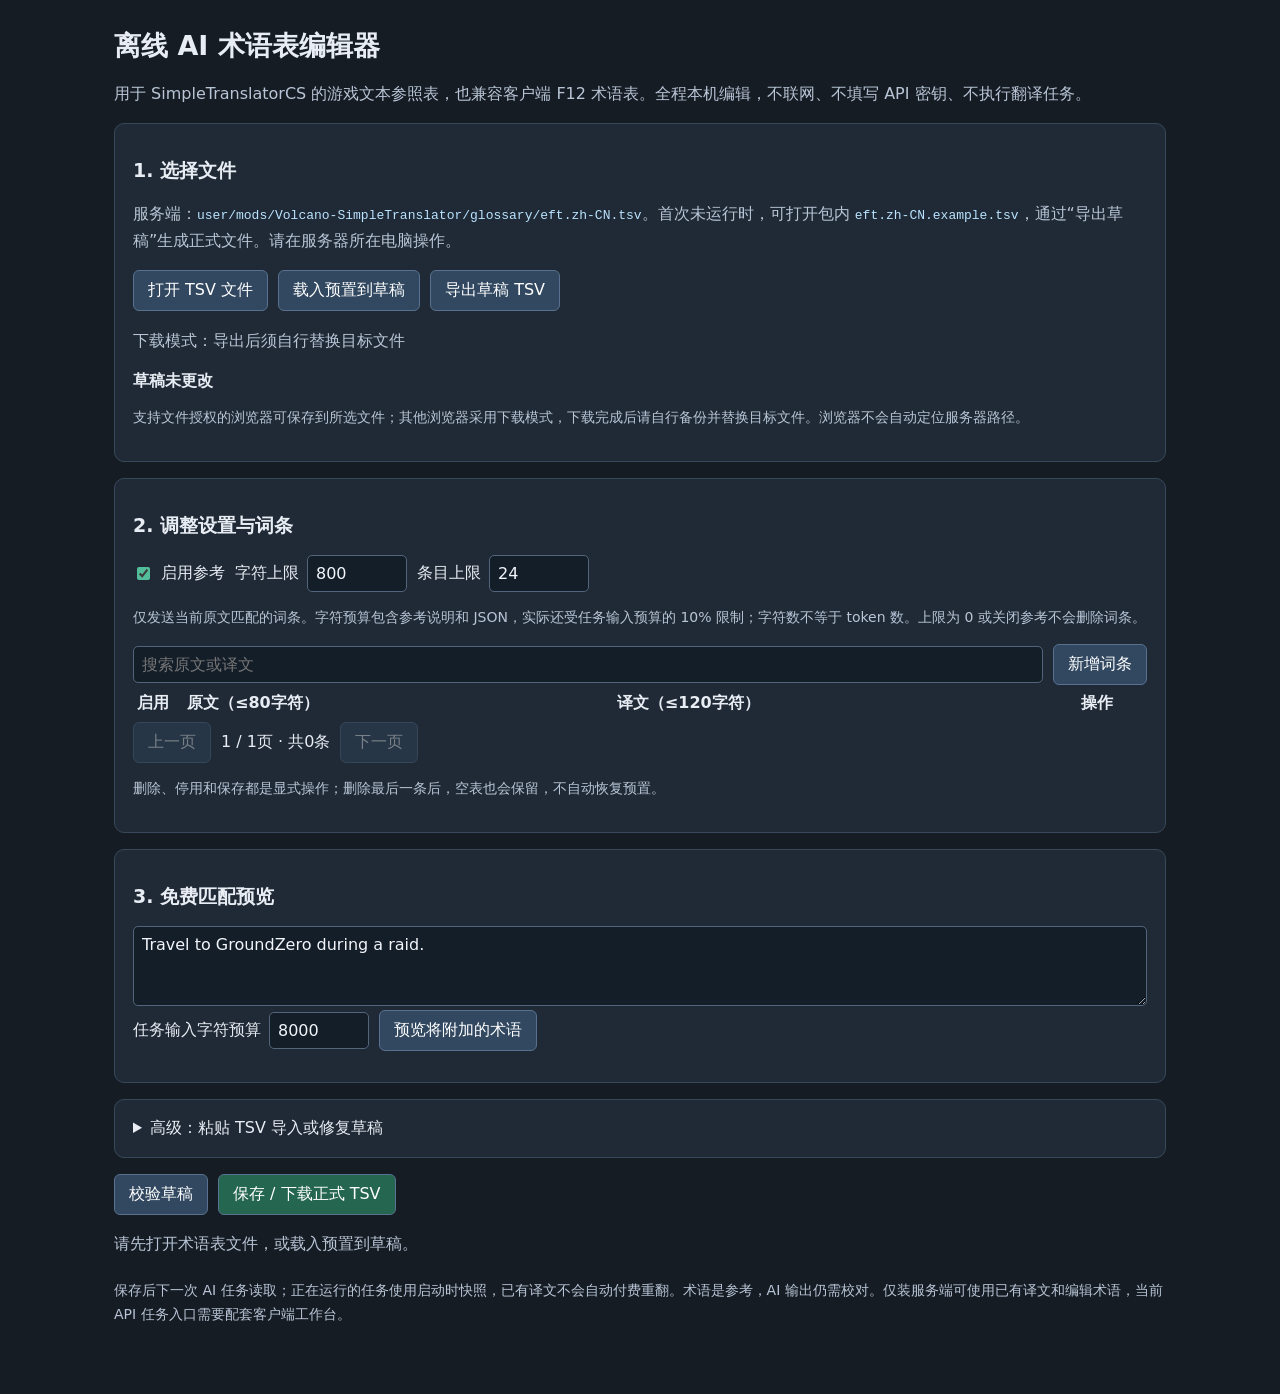
<file: tools/glossary-editor/index.html>
<!doctype html>
<html lang="zh-CN"><head><meta charset="utf-8"><meta name="viewport" content="width=device-width,initial-scale=1">
<meta http-equiv="Content-Security-Policy" content="default-src 'none'; script-src 'self'; style-src 'unsafe-inline'; connect-src 'none'; img-src 'none'; object-src 'none'; base-uri 'none'">
<title>SimpleTranslatorCS 离线术语表编辑器</title>
<style>
:root{color-scheme:dark;font-family:system-ui,"Microsoft YaHei",sans-serif;background:#161c24;color:#e8edf4}*{box-sizing:border-box}body{max-width:1100px;margin:28px auto;padding:0 24px}h1{font-size:27px;margin-bottom:10px}h2{font-size:19px}p{line-height:1.7;color:#b8c5d6}section{background:#202a36;border:1px solid #37485b;border-radius:10px;padding:18px;margin:16px 0}.bar{display:flex;gap:10px;flex-wrap:wrap;align-items:center}button{font:inherit;border:1px solid #57718e;border-radius:6px;background:#314860;color:#fff;padding:9px 14px;cursor:pointer}button:hover{background:#3d5c7b}button:disabled{opacity:.4;cursor:default}.primary{background:#246650}input,textarea{font:inherit;background:#141e29;color:#f2f5fa;border:1px solid #52657b;border-radius:5px;padding:8px}input[type=number]{width:100px}input[type=checkbox]{accent-color:#53bd9b}textarea{width:100%;min-height:80px;resize:vertical}table{width:100%;border-collapse:collapse}td,th{padding:8px 4px;text-align:left}td input:not([type=checkbox]){width:100%}th:first-child{width:50px}th:last-child{width:70px}.muted{font-size:14px;color:#b8c5d6}.success{color:#7ce0b9}.error{color:#ffb1a9}#status{min-height:32px;white-space:pre-wrap;line-height:1.6}#preview-result{white-space:pre-wrap;overflow-wrap:anywhere}code{color:#b9e3ff}#search{flex:1;min-width:160px}footer{padding-bottom:25px}summary{cursor:pointer}label{display:inline-flex;gap:8px;align-items:center}@media(max-width:600px){body{padding:0 10px}section{padding:10px}button{padding:8px}td{padding:5px 2px}h1{font-size:23px}}
</style></head><body>
<h1>离线 AI 术语表编辑器</h1>
<p>用于 SimpleTranslatorCS 的游戏文本参照表，也兼容客户端 F12 术语表。全程本机编辑，不联网、不填写 API 密钥、不执行翻译任务。</p>
<section><h2>1. 选择文件</h2><p>服务端：<code>user/mods/Volcano-SimpleTranslator/glossary/eft.zh-CN.tsv</code>。首次未运行时，可打开包内 <code>eft.zh-CN.example.tsv</code>，通过“导出草稿”生成正式文件。请在服务器所在电脑操作。</p>
<div class="bar"><button id="open">打开 TSV 文件</button><button id="sample">载入预置到草稿</button><button id="export">导出草稿 TSV</button><input id="file" type="file" accept=".tsv" hidden></div>
<p id="connected"></p><strong id="dirty"></strong><p class="muted">支持文件授权的浏览器可保存到所选文件；其他浏览器采用下载模式，下载完成后请自行备份并替换目标文件。浏览器不会自动定位服务器路径。</p></section>
<section><h2>2. 调整设置与词条</h2><div class="bar"><label><input id="enabled" type="checkbox">启用参考</label><label>字符上限<input id="characters" type="number" min="0" max="2000" value="800"></label><label>条目上限<input id="entries" type="number" min="0" max="64" value="24"></label></div>
<p class="muted">仅发送当前原文匹配的词条。字符预算包含参考说明和 JSON，实际还受任务输入预算的 10% 限制；字符数不等于 token 数。上限为 0 或关闭参考不会删除词条。</p>
<div class="bar"><input id="search" placeholder="搜索原文或译文" aria-label="搜索"><button id="add">新增词条</button></div>
<table><thead><tr><th>启用</th><th>原文（≤80字符）</th><th>译文（≤120字符）</th><th>操作</th></tr></thead><tbody id="rows"></tbody></table>
<div class="bar"><button id="previous">上一页</button><span id="page"></span><button id="next">下一页</button></div>
<p class="muted">删除、停用和保存都是显式操作；删除最后一条后，空表也会保留，不自动恢复预置。</p></section>
<section><h2>3. 免费匹配预览</h2><textarea id="preview-source" aria-label="预览原文">Travel to GroundZero during a raid.</textarea><div class="bar"><label>任务输入字符预算<input id="input-budget" type="number" min="0" value="8000"></label><button id="preview">预览将附加的术语</button></div><pre id="preview-result"></pre></section>
<section><details><summary>高级：粘贴 TSV 导入或修复草稿</summary><p class="muted">每行原文与译文之间使用一个 Tab。导入前校验，不会直接写入磁盘。原文件无效时也可在这里修复内容。</p><textarea id="raw" aria-label="TSV 文本"></textarea><button id="import-text">导入文本为草稿</button></details></section>
<footer><div class="bar"><button id="validate">校验草稿</button><button id="save" class="primary">保存 / 下载正式 TSV</button></div><p id="status" role="status">请先打开术语表文件，或载入预置到草稿。</p><p class="muted">保存后下一次 AI 任务读取；正在运行的任务使用启动时快照，已有译文不会自动付费重翻。术语是参考，AI 输出仍需校对。仅装服务端可使用已有译文和编辑术语，当前 API 任务入口需要配套客户端工作台。</p></footer>
<script src="glossary-editor.js"></script></body></html>
</file>
